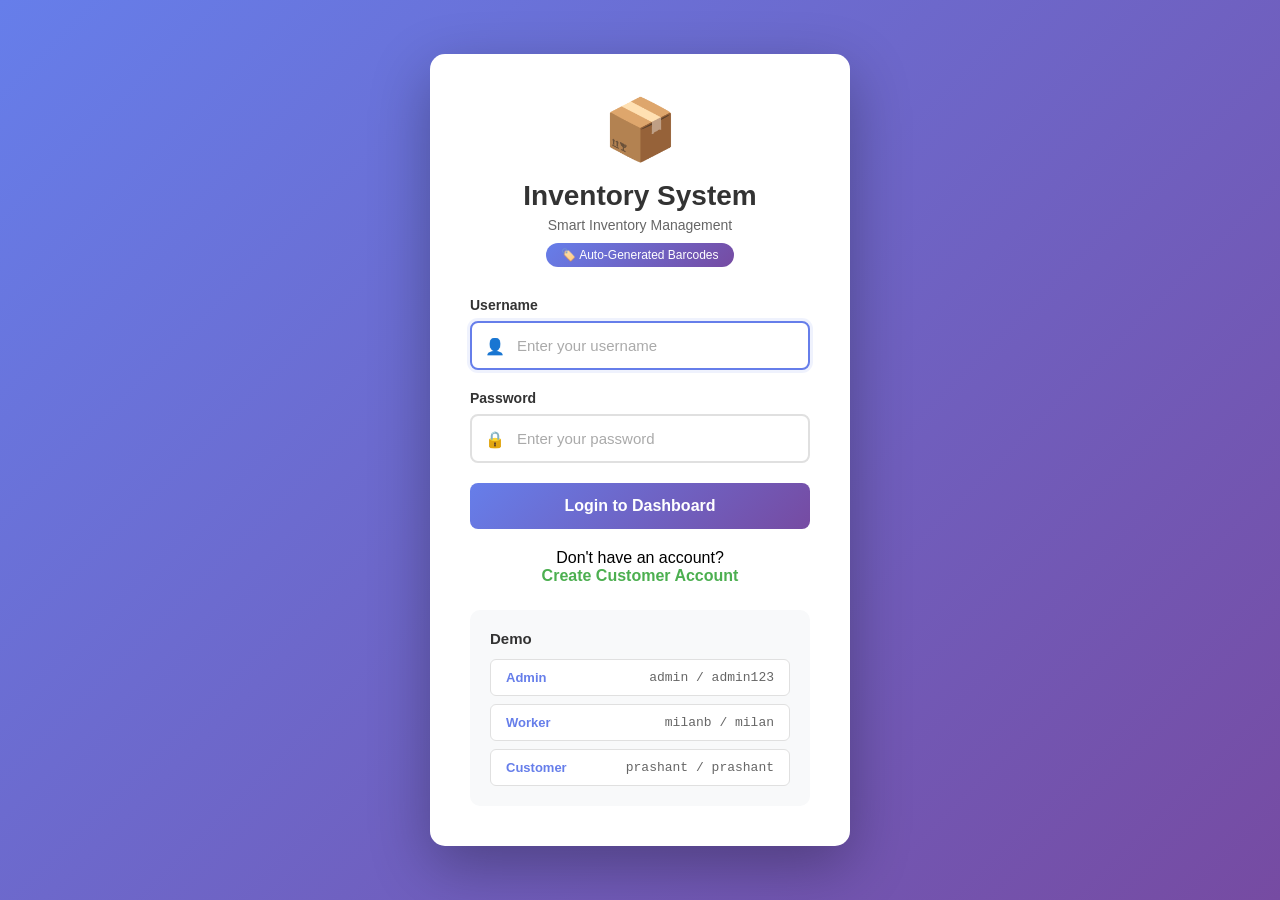
<file: frontend/index.html>
<!DOCTYPE html>
<html lang="en">
<head>
    <meta charset="UTF-8">
    <meta name="viewport" content="width=device-width, initial-scale=1.0">
    <title>Login - Inventory Management System</title>
    <link rel="icon" href="data:image/svg+xml,<svg xmlns='http://www.w3.org/2000/svg' viewBox='0 0 100 100'><text y='.9em' font-size='90'>📦</text></svg>">
    <style>
        * {
            margin: 0;
            padding: 0;
            box-sizing: border-box;
        }

        body {
            font-family: 'Segoe UI', Tahoma, Geneva, Verdana, sans-serif;
            background: linear-gradient(135deg, #667eea 0%, #764ba2 100%);
            min-height: 100vh;
            display: flex;
            justify-content: center;
            align-items: center;
            padding: 20px;
        }

        .login-container {
            background: white;
            padding: 40px;
            border-radius: 15px;
            box-shadow: 0 20px 60px rgba(0, 0, 0, 0.3);
            width: 100%;
            max-width: 420px;
            animation: slideUp 0.5s ease;
        }

        @keyframes slideUp {
            from {
                opacity: 0;
                transform: translateY(30px);
            }
            to {
                opacity: 1;
                transform: translateY(0);
            }
        }

        .logo-container {
            text-align: center;
            margin-bottom: 30px;
        }

        .logo-icon {
            font-size: 60px;
            margin-bottom: 15px;
            animation: bounce 2s infinite;
        }

        @keyframes bounce {
            0%, 100% { transform: translateY(0); }
            50% { transform: translateY(-10px); }
        }

        .logo-container h1 {
            color: #333;
            font-size: 28px;
            margin-bottom: 5px;
        }

        .logo-container p {
            color: #666;
            font-size: 14px;
        }

        .badge {
            background: linear-gradient(135deg, #667eea 0%, #764ba2 100%);
            color: white;
            padding: 5px 15px;
            border-radius: 20px;
            font-size: 12px;
            display: inline-block;
            margin-top: 10px;
        }

        .alert {
            padding: 12px 15px;
            border-radius: 8px;
            margin-bottom: 20px;
            font-size: 14px;
            display: none;
        }

        .alert.show {
            display: block;
            animation: slideIn 0.3s ease;
        }

        @keyframes slideIn {
            from {
                opacity: 0;
                transform: translateX(-20px);
            }
            to {
                opacity: 1;
                transform: translateX(0);
            }
        }

        .alert-danger {
            background-color: #fee;
            color: #c33;
            border-left: 4px solid #c33;
        }

        .alert-success {
            background-color: #efe;
            color: #3c3;
            border-left: 4px solid #3c3;
        }

        .form-group {
            margin-bottom: 20px;
        }

        .form-group label {
            display: block;
            color: #333;
            font-weight: 600;
            margin-bottom: 8px;
            font-size: 14px;
        }

        .input-wrapper {
            position: relative;
        }

        .input-icon {
            position: absolute;
            left: 15px;
            top: 50%;
            transform: translateY(-50%);
            color: #999;
        }

        .form-group input {
            width: 100%;
            padding: 14px 15px 14px 45px;
            border: 2px solid #e0e0e0;
            border-radius: 8px;
            font-size: 15px;
            transition: all 0.3s;
        }

        .form-group input:focus {
            outline: none;
            border-color: #667eea;
            box-shadow: 0 0 0 3px rgba(102, 126, 234, 0.1);
        }

        .form-group input::placeholder {
            color: #aaa;
        }

        .login-btn {
            width: 100%;
            padding: 14px;
            background: linear-gradient(135deg, #667eea 0%, #764ba2 100%);
            color: white;
            border: none;
            border-radius: 8px;
            font-size: 16px;
            font-weight: 600;
            cursor: pointer;
            transition: all 0.3s;
            display: flex;
            justify-content: center;
            align-items: center;
            gap: 10px;
        }

        .login-btn:hover {
            transform: translateY(-2px);
            box-shadow: 0 10px 20px rgba(102, 126, 234, 0.3);
        }

        .login-btn:active {
            transform: translateY(0);
        }

        .login-btn:disabled {
            opacity: 0.6;
            cursor: not-allowed;
        }

        .spinner {
            display: none;
            width: 20px;
            height: 20px;
            border: 3px solid rgba(255, 255, 255, 0.3);
            border-top-color: white;
            border-radius: 50%;
            animation: spin 0.8s linear infinite;
        }

        @keyframes spin {
            to { transform: rotate(360deg); }
        }

        .login-btn.loading .spinner {
            display: block;
        }

        .login-btn.loading .btn-text {
            display: none;
        }

        .demo-credentials {
            background: #f8f9fa;
            padding: 20px;
            border-radius: 10px;
            margin-top: 25px;
        }

        .demo-credentials h4 {
            color: #333;
            font-size: 15px;
            margin-bottom: 12px;
            display: flex;
            align-items: center;
            gap: 8px;
        }

        .demo-item {
            background: white;
            padding: 10px 15px;
            border-radius: 6px;
            margin-bottom: 8px;
            display: flex;
            justify-content: space-between;
            align-items: center;
            font-size: 13px;
            border: 1px solid #e0e0e0;
        }

        .demo-item:last-child {
            margin-bottom: 0;
        }

        .demo-role {
            font-weight: 600;
            color: #667eea;
        }

        .demo-creds {
            color: #666;
            font-family: 'Courier New', monospace;
        }

    </style>
</head>
<body>
    <div class="login-container">
        <div class="logo-container">
            <div class="logo-icon">📦</div>
            <h1>Inventory System</h1>
            <p>Smart Inventory Management</p>
            <span class="badge">🏷️ Auto-Generated Barcodes</span>
        </div>

        <div id="alertContainer"></div>

        <form id="loginForm">
            <div class="form-group">
                <label for="username">Username</label>
                <div class="input-wrapper">
                    <span class="input-icon">👤</span>
                    <input 
                        type="text" 
                        id="username" 
                        name="username" 
                        placeholder="Enter your username"
                        required 
                        autofocus
                    >
                </div>
            </div>

            <div class="form-group">
                <label for="password">Password</label>
                <div class="input-wrapper">
                    <span class="input-icon">🔒</span>
                    <input 
                        type="password" 
                        id="password" 
                        name="password" 
                        placeholder="Enter your password"
                        required
                    >
                </div>
            </div>

            <button type="submit" class="login-btn" id="loginBtn">
                <div class="spinner"></div>
                <span class="btn-text">Login to Dashboard</span>
            </button>
        </form>
        <div class="signup-section" style="text-align: center; margin-top: 20px;">
            <p>Don't have an account?</p>
            <a href="customer-signup.html" class="btn-signup-link" 
            style="color: #4CAF50; text-decoration: none; font-weight: bold;">
                Create Customer Account
            </a>
        </div>

        <div class="demo-credentials">
            <h4> Demo </h4>
            <div class="demo-item">
                <span class="demo-role">Admin</span>
                <span class="demo-creds">admin / admin123</span>
            </div>
            <div class="demo-item">
                <span class="demo-role">Worker</span>
                <span class="demo-creds">milanb / milan</span>
            </div>
            <div class="demo-item">
                <span class="demo-role">Customer</span>
                <span class="demo-creds">prashant / prashant</span>
            </div>
        </div>
    </div>


    <script>
        const API_URL = 'http://127.0.0.1:8000/api';

        const loginForm = document.getElementById('loginForm');
        const loginBtn = document.getElementById('loginBtn');
        const usernameInput = document.getElementById('username');
        const passwordInput = document.getElementById('password');

        // Check if already logged in
        if (localStorage.getItem('token')) {
            window.location.href = 'dashboard.html';
        }

        loginForm.addEventListener('submit', async (e) => {
            e.preventDefault();

            const username = usernameInput.value.trim();
            const password = passwordInput.value;

            if (!username || !password) {
                showAlert('Please enter both username and password', 'danger');
                return;
            }

            // Show loading state
            loginBtn.classList.add('loading');
            loginBtn.disabled = true;

            try {
                const response = await fetch(`${API_URL}/auth/login/`, {
                    method: 'POST',
                    headers: {
                        'Content-Type': 'application/json',
                    },
                    body: JSON.stringify({ username, password })
                });

                const data = await response.json();

                if (response.ok && data.success) {
                    // Save token and user info
                    localStorage.setItem('token', data.token);
                    localStorage.setItem('user', JSON.stringify(data.user));

                    showAlert('✓ Login successful! Redirecting...', 'success');

                    // Redirect to dashboard
                    setTimeout(() => {
                        window.location.href = 'dashboard.html';
                    }, 1000);
                } else {
                    showAlert(data.error || '✗ Invalid username or password', 'danger');
                    loginBtn.classList.remove('loading');
                    loginBtn.disabled = false;
                }
            } catch (error) {
                console.error('Login error:', error);
                showAlert('✗ Connection error. Please ensure the server is running.', 'danger');
                loginBtn.classList.remove('loading');
                loginBtn.disabled = false;
            }
        });

        function showAlert(message, type) {
            const alertContainer = document.getElementById('alertContainer');
            alertContainer.innerHTML = `
                <div class="alert alert-${type} show">
                    ${message}
                </div>
            `;

            if (type === 'success') {
                setTimeout(() => {
                    const alert = alertContainer.querySelector('.alert');
                    if (alert) alert.classList.remove('show');
                }, 3000);
            }
        }

        // Add enter key support
        document.addEventListener('keypress', (e) => {
            if (e.key === 'Enter' && !loginBtn.disabled) {
                loginForm.dispatchEvent(new Event('submit'));
            }
        });
    </script>
</body>
</html>
</file>
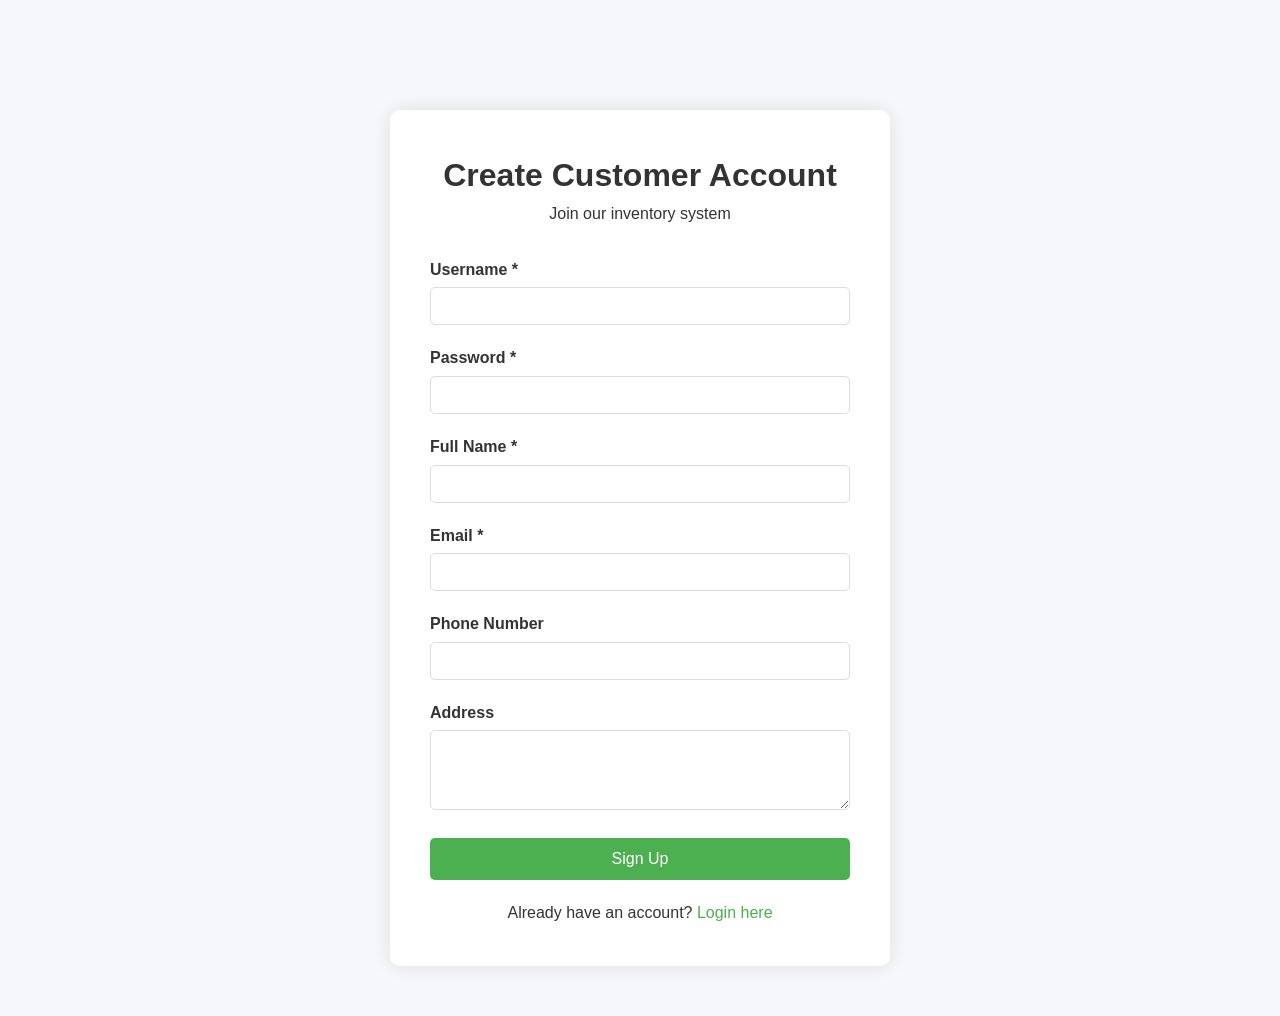
<file: frontend/customer-signup.html>
<!DOCTYPE html>
<html lang="en">
<head>
    <meta charset="UTF-8">
    <meta name="viewport" content="width=device-width, initial-scale=1.0">
    <title>Customer Sign Up - Inventory System</title>
    <link rel="icon" href="data:image/svg+xml,<svg xmlns='http://www.w3.org/2000/svg' viewBox='0 0 100 100'><text y='.9em' font-size='90'>📦</text></svg>">
    <link rel="stylesheet" href="css/styles.css">
    <style>
        .signup-container {
            max-width: 500px;
            margin: 50px auto;
            padding: 40px;
            background: white;
            border-radius: 10px;
            box-shadow: 0 0 20px rgba(0,0,0,0.1);
        }
        .signup-header {
            text-align: center;
            margin-bottom: 30px;
        }
        .form-group {
            margin-bottom: 20px;
        }
        .form-group label {
            display: block;
            margin-bottom: 5px;
            font-weight: bold;
            color: #333;
        }
        .form-group input,
        .form-group textarea {
            width: 100%;
            padding: 10px;
            border: 1px solid #ddd;
            border-radius: 5px;
            font-size: 14px;
        }
        .form-group textarea {
            resize: vertical;
            min-height: 80px;
        }
        .btn-signup {
            width: 100%;
            padding: 12px;
            background: #4CAF50;
            color: white;
            border: none;
            border-radius: 5px;
            font-size: 16px;
            cursor: pointer;
        }
        .btn-signup:hover {
            background: #45a049;
        }
        .error-message {
            color: red;
            font-size: 14px;
            margin-top: 5px;
        }
        .success-message {
            background: #d4edda;
            color: #155724;
            padding: 10px;
            border-radius: 5px;
            margin-bottom: 20px;
        }
        .login-link {
            text-align: center;
            margin-top: 20px;
        }
        .login-link a {
            color: #4CAF50;
            text-decoration: none;
        }
    </style>
</head>
<body>
    <div class="signup-container">
        <div class="signup-header">
            <h1>Create Customer Account</h1>
            <p>Join our inventory system</p>
        </div>
        
        <div id="successMessage" class="success-message" style="display: none;"></div>
        
        <form id="signupForm">
            <div class="form-group">
                <label for="username">Username *</label>
                <input type="text" id="username" required>
                <div id="usernameError" class="error-message"></div>
            </div>
            
            <div class="form-group">
                <label for="password">Password *</label>
                <input type="password" id="password" required minlength="6">
                <div id="passwordError" class="error-message"></div>
            </div>
            
            <div class="form-group">
                <label for="customer_name">Full Name *</label>
                <input type="text" id="customer_name" required>
            </div>
            
            <div class="form-group">
                <label for="email">Email *</label>
                <input type="email" id="email" required>
                <div id="emailError" class="error-message"></div>
            </div>
            
            <div class="form-group">
                <label for="phone">Phone Number</label>
                <input type="tel" id="phone">
            </div>
            
            <div class="form-group">
                <label for="address">Address</label>
                <textarea id="address"></textarea>
            </div>
            
            <button type="submit" class="btn-signup">Sign Up</button>
        </form>
        
        <div class="login-link">
            Already have an account? <a href="index.html">Login here</a>
        </div>
    </div>

    <script>
        const API_URL = 'http://127.0.0.1:8000/api';
        
        document.getElementById('signupForm').addEventListener('submit', async (e) => {
            e.preventDefault();
            
            // Clear previous errors
            document.getElementById('usernameError').textContent = '';
            document.getElementById('emailError').textContent = '';
            document.getElementById('passwordError').textContent = '';
            
            const data = {
                username: document.getElementById('username').value,
                password: document.getElementById('password').value,
                customer_name: document.getElementById('customer_name').value,
                email: document.getElementById('email').value,
                phone: document.getElementById('phone').value,
                address: document.getElementById('address').value
            };
            
            try {
                const response = await fetch(`${API_URL}/auth/customer-register/`, {
                    method: 'POST',
                    headers: {
                        'Content-Type': 'application/json'
                    },
                    body: JSON.stringify(data)
                });
                
                const result = await response.json();
                
                if (result.success) {
                    // Show success message
                    const successMsg = document.getElementById('successMessage');
                    successMsg.textContent = result.message;
                    successMsg.style.display = 'block';
                    
                    // Reset form
                    document.getElementById('signupForm').reset();
                    
                    // Redirect to login after 2 seconds
                    setTimeout(() => {
                        window.location.href = 'index.html';
                    }, 2000);
                } else {
                    // Show error messages
                    if (result.error.includes('Username')) {
                        document.getElementById('usernameError').textContent = result.error;
                    } else if (result.error.includes('Email')) {
                        document.getElementById('emailError').textContent = result.error;
                    } else {
                        alert(result.error);
                    }
                }
            } catch (error) {
                console.error('Error:', error);
                alert('Registration failed. Please try again.');
            }
        });
    </script>
</body>
</html>
</file>
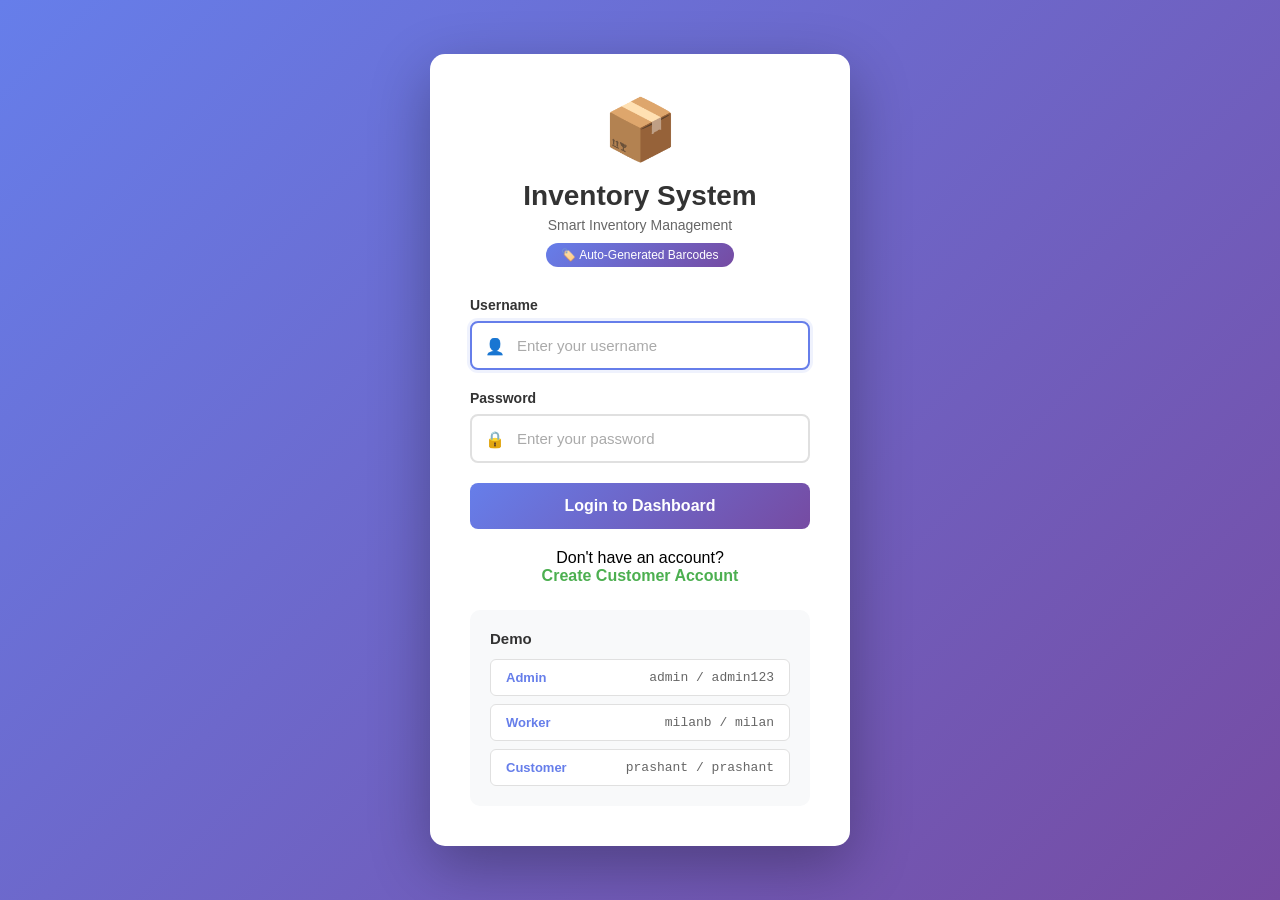
<file: frontend/dashboard.html>
<!DOCTYPE html>
<html lang="en">
<head>
    <meta charset="UTF-8">
    <meta name="viewport" content="width=device-width, initial-scale=1.0">
    <title>Dashboard - Inventory Management</title>
    <link rel="icon" href="data:image/svg+xml,<svg xmlns='http://www.w3.org/2000/svg' viewBox='0 0 100 100'><text y='.9em' font-size='90'>📦</text></svg>">
    <link rel="stylesheet" href="css/styles.css">
    <style>
        /* Additional dashboard-specific styles */
        .product-sale-item {
            display: flex;
            justify-content: space-between;
            padding: 10px;
            border-bottom: 1px solid #eee;
        }
        
        .sale-item strong {
            color: #333;
        }
        
        .today-sales-section,
        .profit-loss-section,
        .expenses-section,
        .top-products-section,
        .alerts-section {
            background: white;
            padding: 20px;
            margin: 20px 0;
            border-radius: 8px;
            box-shadow: 0 2px 4px rgba(0,0,0,0.1);
        }
        
        .today-sales-section h2,
        .profit-loss-section h2,
        .expenses-section h2,
        .top-products-section h2,
        .alerts-section h2 {
            margin-bottom: 15px;
            color: #2c3e50;
        }
    </style>
</head>
<body>
    <!-- Header -->
    <header class="header">
        <div class="header-left">
            <div class="logo">📦 Inventory System</div>
        </div>
        <div class="header-right">
            <span class="user-info" id="userInfo">Loading...</span>
            <button class="btn btn-logout" onclick="logout()">Logout</button>
        </div>
    </header>

    <!-- Main Container -->
    <div class="main-container">
        <!-- Sidebar -->
        <nav class="sidebar">
            <ul class="nav-menu">
                <li class="nav-item active" data-page="dashboard">
                    <span class="nav-icon">📊</span>
                    <span class="nav-text">Dashboard</span>
                </li>
                <li class="nav-item" data-page="products">
                    <span class="nav-icon">📦</span>
                    <span class="nav-text">Products</span>
                </li>
                <li class="nav-item" data-page="sales">
                    <span class="nav-icon">💰</span>
                    <span class="nav-text">Sales</span>
                </li>
                <li class="nav-item" data-page="employees">
                    <span class="nav-icon">👥</span>
                    <span class="nav-text">Employees</span>
                </li>
                <li class="nav-item" data-page="customers">
                    <span class="nav-icon">👤</span>
                    <span class="nav-text">Customers</span>
                </li>
                <li class="nav-item" data-page="expenses">
                    <span class="nav-icon">💸</span>
                    <span class="nav-text">Expenses</span>
                </li>
                <li class="nav-item" data-page="reports">
                    <span class="nav-icon">📈</span>
                    <span class="nav-text">Reports</span>
                </li>
                <li class="nav-item" data-page="alerts">
                    <span class="nav-icon">🔔</span>
                    <span class="nav-text">Alerts</span>
                    <span class="badge" id="alertBadge">0</span>
                </li>
            </ul>
        </nav>

        <!-- Content Area -->
        <main class="content">
            <!-- Dashboard View -->
            <div class="content-view active" id="dashboardView">
                <h1 class="page-title">Dashboard Overview</h1>
                
                <!-- Stats Grid -->
                <div class="stats-grid" id="statsGrid">
                    <div class="stat-card">
                        <div class="stat-icon">📦</div>
                        <div class="stat-content">
                            <div class="stat-value">0</div>
                            <div class="stat-label">Total Products</div>
                        </div>
                    </div>
                    <div class="stat-card">
                        <div class="stat-icon">⚠️</div>
                        <div class="stat-content">
                            <div class="stat-value">0</div>
                            <div class="stat-label">Low Stock</div>
                        </div>
                    </div>
                    <div class="stat-card">
                        <div class="stat-icon">💰</div>
                        <div class="stat-content">
                            <div class="stat-value">₹0</div>
                            <div class="stat-label">Today's Sales</div>
                        </div>
                    </div>
                    <div class="stat-card">
                        <div class="stat-icon">📊</div>
                        <div class="stat-content">
                            <div class="stat-value">₹0</div>
                            <div class="stat-label">Monthly Revenue</div>
                        </div>
                    </div>
                </div>

                <!-- Today's Sales Section -->
                <div class="today-sales-section">
                    <h2>📅 Today's Sales</h2>
                    <div class="sales-summary">
                        <div class="stat-card">
                            <h3 id="todayRevenue">₹0</h3>
                            <p>Today's Revenue</p>
                        </div>
                        <div class="stat-card">
                            <h3 id="todaySalesCount">0</h3>
                            <p>Sales Count</p>
                        </div>
                    </div>
                    
                    <div class="today-products-list">
                        <h3>Products Sold Today</h3>
                        <div id="todayProductsList">
                            <p class="text-center">Loading...</p>
                        </div>
                    </div>
                </div>

                <!-- Profit/Loss Section -->
                <div class="profit-loss-section">
                    <h2>💹 Profit/Loss</h2>
                    <div class="profit-display">
                        <h3 id="profitAmount">₹0</h3>
                        <p id="profitPercentage">0%</p>
                        <span id="profitStatus" class="status-badge">Calculating...</span>
                    </div>
                </div>

                <!-- Total Expenses Display -->
                <div class="expenses-section">
                    <h2>💸 Total Expenses</h2>
                    <h3 id="totalExpenses">₹0</h3>
                </div>

                <!-- Expense Summary Tracking -->
                <div id="expenseSummary">
                    <div class="expense-summary">
                        <p class="text-center">Loading expense summary...</p>
                    </div>
                </div>

                <!-- Top Selling Products -->
                <div class="top-products-section">
                    <h2>🏆 Top 2 Selling Products</h2>
                    <div id="topProductsList">
                        <p class="text-center">Loading...</p>
                    </div>
                </div>

                <!-- Low Stock Alerts -->
                <div class="alerts-section">
                    <h2>⚠️ Stock Alerts</h2>
                    <div id="lowStockAlerts">
                        <p class="text-center">Loading...</p>
                    </div>
                </div>

                <!-- Barcode Feature Highlight -->
                <!-- <div class="feature-highlight">
                    <div class="feature-content">
                        <h2>🏷️ Auto-Generated Barcodes</h2>
                        <p>This system automatically generates unique barcodes for every product!</p>
                        <div class="barcode-example">
                            <div class="barcode-display">LAPTOP1234</div>
                            <div class="barcode-format">Format: ProductName + 4 Random Digits</div>
                        </div>
                    </div>
                </div> -->

                <!-- Recent Activity -->
                <div class="card-grid">
                    <div class="card">
                        <div class="card-header">
                            <h3>Recent Sales</h3>
                        </div>
                        <div class="card-body" id="recentSales">
                            <div class="loading">Loading...</div>
                        </div>
                    </div>

                    <div class="card">
                        <div class="card-header">
                            <h3>Low Stock Products</h3>
                        </div>
                        <div class="card-body" id="lowStockProducts">
                            <div class="loading">Loading...</div>
                        </div>
                    </div>
                </div>
            </div>

            <!-- Products View -->
            <div class="content-view" id="productsView">
                <div class="page-header">
                    <h1 class="page-title">Product Management</h1>
                    <button class="btn btn-primary" id="addProductBtn" onclick="showAddProductModal()">
                        ➕ Add New Product
                    </button>
                </div>
                <div class="search-container" style="margin-bottom: 20px;">
                    <input type="text" id="productSearch" placeholder="🔍 Search by barcode or product name..." 
                           onkeyup="filterProducts(document.getElementById('productSearch').value)"
                           style="width: 100%; padding: 10px; border: 1px solid #ddd; border-radius: 4px;">
                </div>
                <div class="table-container" id="productsTable">
                    <div class="loading">Loading products...</div>
                </div>
            </div>

            <!-- Sales View -->
            <div class="content-view" id="salesView">
                <div class="page-header">
                    <h1 class="page-title">Sales Management</h1>
                    <div>
                        <button class="btn btn-secondary" onclick="showBarcodeScanner()">
                            🏷️ Scan Barcode
                        </button>
                        <button class="btn btn-primary" onclick="showAddSaleModal()">
                            💰 New Sale
                        </button>
                    </div>
                </div>
                
                <!-- Scanner Container -->
                <div id="scannerContainer"></div>
                
                <div class="table-container" id="salesTable">
                    <div class="loading">Loading sales...</div>
                </div>
            </div>

            <!-- Employees View -->
            <div class="content-view" id="employeesView">
                <div class="page-header">
                    <h1 class="page-title">Employee Management</h1>
                    <button class="btn btn-primary" onclick="showAddEmployeeModal()">
                        ➕ Add New Employee
                    </button>
                </div>
                <div class="table-container" id="employeesTable">
                    <div class="loading">Loading employees...</div>
                </div>
            </div>

            <!-- Customers View -->
            <div class="content-view" id="customersView">
                <h1 class="page-title">Customer Management</h1>
                <div class="table-container" id="customersTable">
                    <p>Customer management interface - To be implemented</p>
                </div>
            </div>

            <!-- Expenses View -->
            <div class="content-view" id="expensesView">
                <div class="page-header">
                    <h1 class="page-title">Expense Tracking</h1>
                    <button class="btn btn-primary" onclick="showAddExpenseModal()">
                        ➕ Add New Expense
                    </button>
                </div>
                <div id="expenseSummary" style="margin-bottom: 20px;"></div>
                <div class="table-container" id="expensesTable">
                    <p>Loading expenses...</p>
                </div>
            </div>

            <!-- Reports View -->
            <div class="content-view" id="reportsView">
                <h1 class="page-title">Reports & Analytics</h1>
                <div id="profitLossReport"></div>
                <div id="inventoryReport"></div>
                <div id="salesTrendReport"></div>
            </div>

            <!-- Alerts View -->
            <div class="content-view" id="alertsView">
                <h1 class="page-title">Alerts & Notifications</h1>
                <div id="alertsList">
                    <div class="loading">Loading alerts...</div>
                </div>
            </div>
        </main>
    </div>

    <!-- Modal Container -->
    <div id="modalContainer"></div>

    <!-- Scripts -->
    <script src="js/api.js"></script>
    <script src="js/auth.js"></script>
    <script src="js/ui.js"></script>
    <script src="js/dashboard.js"></script>
    <script src="js/products.js"></script>
    <script src="js/customer-purchase.js"></script>
    <script src="js/sales.js"></script>
    <script src="js/employees.js"></script>
    <script src="js/customers.js"></script>
    <script src="js/alerts.js"></script>
    <script src="js/expenses.js"></script>
    <script src="js/reports_new.js"></script>

    <script>
        // Check authentication on page load
        document.addEventListener('DOMContentLoaded', () => {
            // Check if user is logged in
            const token = localStorage.getItem('token');
            const user = localStorage.getItem('user');
            
            if (!token || !user) {
                window.location.href = 'index.html';
                return;
            }
            
            // Display user info
            try {
                const userData = JSON.parse(user);
                const userInfoEl = document.getElementById('userInfo');
                if (userInfoEl) {
                    userInfoEl.textContent = `${userData.username} (${userData.role})`;
                }
            } catch (e) {
                console.error('Error parsing user data:', e);
            }
        });
    </script>
</body>
</html>
</file>
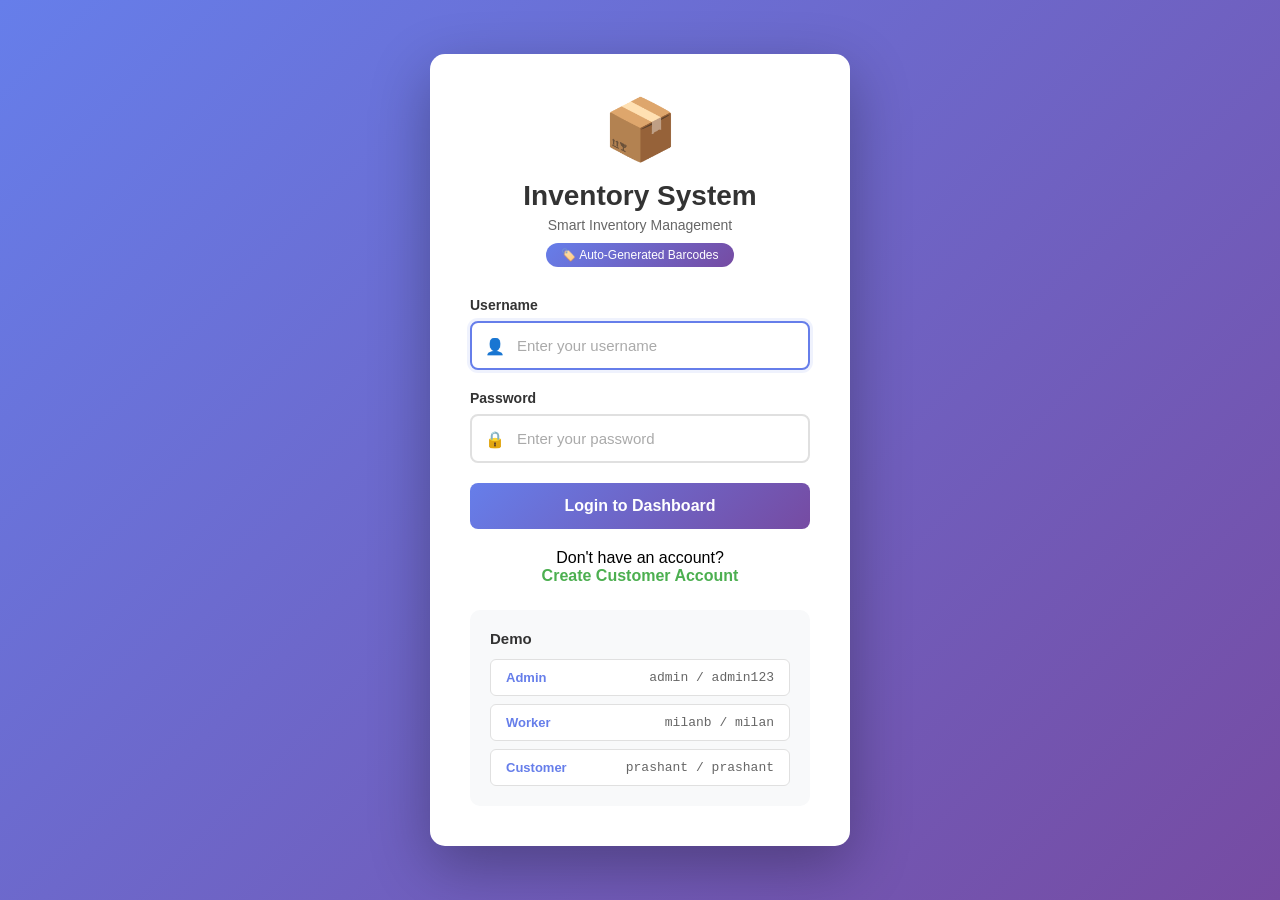
<file: frontend/debug.html>
<!DOCTYPE html>
<html lang="en">
<head>
    <meta charset="UTF-8">
    <meta name="viewport" content="width=device-width, initial-scale=1.0">
    <title>Debug API Calls</title>
    <style>
        body {
            font-family: Arial, sans-serif;
            padding: 20px;
            background: #f5f5f5;
        }
        .container {
            max-width: 1200px;
            margin: 0 auto;
            background: white;
            padding: 20px;
            border-radius: 8px;
            box-shadow: 0 2px 4px rgba(0,0,0,0.1);
        }
        .test-section {
            margin: 20px 0;
            padding: 15px;
            border: 1px solid #ddd;
            border-radius: 4px;
        }
        .test-section h3 {
            margin-top: 0;
            color: #667eea;
        }
        button {
            background: #667eea;
            color: white;
            padding: 10px 20px;
            border: none;
            border-radius: 4px;
            cursor: pointer;
            margin: 5px 5px 5px 0;
        }
        button:hover {
            background: #764ba2;
        }
        .output {
            background: #f9f9f9;
            padding: 10px;
            border-radius: 4px;
            margin-top: 10px;
            max-height: 300px;
            overflow-y: auto;
            border: 1px solid #ddd;
            font-family: monospace;
            font-size: 12px;
        }
        .success {
            color: green;
        }
        .error {
            color: red;
        }
        .info {
            color: #667eea;
        }
    </style>
</head>
<body>
    <div class="container">
        <h1>🔧 API Debug Tool</h1>
        
        <div class="test-section">
            <h3>Backend Status</h3>
            <button onclick="testBackend()">Test Backend Connection</button>
            <div id="backendOutput" class="output"></div>
        </div>

        <div class="test-section">
            <h3>Authentication</h3>
            <button onclick="checkAuth()">Check Auth</button>
            <button onclick="testAuthHeaders()">Test Auth Headers</button>
            <div id="authOutput" class="output"></div>
        </div>

        <div class="test-section">
            <h3>API Endpoints</h3>
            <button onclick="testAlerts()">Test Alerts API</button>
            <button onclick="testExpenses()">Test Expenses API</button>
            <button onclick="testReports()">Test Reports API</button>
            <div id="apiOutput" class="output"></div>
        </div>

        <div class="test-section">
            <h3>Console Logs</h3>
            <button onclick="clearConsole()">Clear</button>
            <div id="consoleOutput" class="output"></div>
        </div>
    </div>

    <script src="js/api.js"></script>
    <script src="js/auth.js"></script>
    <script src="js/dashboard.js"></script>

    <script>
        // Capture console logs
        const originalLog = console.log;
        const originalError = console.error;
        const consoleLogs = [];

        console.log = function(...args) {
            originalLog(...args);
            consoleLogs.push('✓ ' + args.join(' '));
            updateConsoleDisplay();
        };

        console.error = function(...args) {
            originalError(...args);
            consoleLogs.push('✗ ' + args.join(' '));
            updateConsoleDisplay();
        };

        function updateConsoleDisplay() {
            const consoleOutput = document.getElementById('consoleOutput');
            consoleOutput.innerHTML = consoleLogs.map(log => {
                const cls = log.includes('✗') ? 'error' : 'info';
                return `<div class="${cls}">${escapeHtml(log)}</div>`;
            }).join('');
            consoleOutput.scrollTop = consoleOutput.scrollHeight;
        }

        function escapeHtml(text) {
            const map = {
                '&': '&amp;',
                '<': '&lt;',
                '>': '&gt;',
                '"': '&quot;',
                "'": '&#039;'
            };
            return text.replace(/[&<>"']/g, m => map[m]);
        }

        function log(elementId, message, type = 'info') {
            const output = document.getElementById(elementId);
            const html = `<div class="${type}">${escapeHtml(message)}</div>`;
            output.innerHTML += html;
            output.scrollTop = output.scrollHeight;
        }

        function clear(elementId) {
            document.getElementById(elementId).innerHTML = '';
        }

        function clearConsole() {
            consoleLogs.length = 0;
            updateConsoleDisplay();
        }

        async function testBackend() {
            clear('backendOutput');
            log('backendOutput', 'Testing backend connection...', 'info');
            
            try {
                const response = await fetch('http://127.0.0.1:8000/api/auth/me/', {
                    method: 'GET',
                    headers: {
                        'Content-Type': 'application/json'
                    }
                });
                
                log('backendOutput', `Backend Status: ${response.status}`, response.ok ? 'success' : 'error');
                log('backendOutput', `Backend URL: http://127.0.0.1:8000`, 'info');
                
                if (!response.ok) {
                    log('backendOutput', 'Note: This is expected if not authenticated. Check browser console for more details.', 'info');
                }
            } catch (error) {
                log('backendOutput', `❌ Connection Failed: ${error.message}`, 'error');
                log('backendOutput', 'Make sure Django backend is running on http://127.0.0.1:8000', 'info');
            }
        }

        function checkAuth() {
            clear('authOutput');
            const token = localStorage.getItem('token');
            const user = localStorage.getItem('user');
            
            log('authOutput', `Token: ${token ? '✓ Present' : '✗ Missing'}`, token ? 'success' : 'error');
            log('authOutput', `User: ${user ? '✓ Present' : '✗ Missing'}`, user ? 'success' : 'error');
            
            if (user) {
                try {
                    const userData = JSON.parse(user);
                    log('authOutput', `User Data: ${JSON.stringify(userData)}`, 'info');
                } catch (e) {
                    log('authOutput', `Error parsing user data: ${e.message}`, 'error');
                }
            }
        }

        function testAuthHeaders() {
            clear('authOutput');
            const headers = getAuthHeaders();
            log('authOutput', `Auth Headers: ${JSON.stringify(headers)}`, 'info');
        }

        async function testAlerts() {
            clear('apiOutput');
            log('apiOutput', 'Testing /api/alerts/...', 'info');
            
            try {
                const response = await fetch('http://127.0.0.1:8000/api/alerts/', {
                    method: 'GET',
                    headers: getAuthHeaders()
                });
                
                log('apiOutput', `Status: ${response.status}`, response.ok ? 'success' : 'error');
                const data = await response.json();
                log('apiOutput', `Response: ${JSON.stringify(data, null, 2)}`, response.ok ? 'success' : 'error');
            } catch (error) {
                log('apiOutput', `Error: ${error.message}`, 'error');
            }
        }

        async function testExpenses() {
            clear('apiOutput');
            log('apiOutput', 'Testing /api/expenses/...', 'info');
            
            try {
                const response = await fetch('http://127.0.0.1:8000/api/expenses/', {
                    method: 'GET',
                    headers: getAuthHeaders()
                });
                
                log('apiOutput', `Status: ${response.status}`, response.ok ? 'success' : 'error');
                const data = await response.json();
                log('apiOutput', `Response: ${JSON.stringify(data, null, 2)}`, response.ok ? 'success' : 'error');
            } catch (error) {
                log('apiOutput', `Error: ${error.message}`, 'error');
            }
        }

        async function testReports() {
            clear('apiOutput');
            log('apiOutput', 'Testing /api/reports/profit-loss/...', 'info');
            
            try {
                const response = await fetch('http://127.0.0.1:8000/api/reports/profit-loss/', {
                    method: 'GET',
                    headers: getAuthHeaders()
                });
                
                log('apiOutput', `Status: ${response.status}`, response.ok ? 'success' : 'error');
                const data = await response.json();
                log('apiOutput', `Response: ${JSON.stringify(data, null, 2)}`, response.ok ? 'success' : 'error');
            } catch (error) {
                log('apiOutput', `Error: ${error.message}`, 'error');
            }
        }

        // Initial check on load
        window.addEventListener('DOMContentLoaded', () => {
            log('consoleOutput', 'Debug tool loaded. Check each API endpoint below.', 'info');
        });
    </script>
</body>
</html>
</file>
<file: frontend/css/styles.css>
/* ================================
   COMPLETE INVENTORY SYSTEM STYLES
   Modern, Responsive, Beautiful UI
   ================================ */

/* ===== Reset & Base ===== */
* {
    margin: 0;
    padding: 0;
    box-sizing: border-box;
}

body {
    font-family: 'Segoe UI', Tahoma, Geneva, Verdana, sans-serif;
    background: #f5f7fa;
    color: #333;
    line-height: 1.6;
    padding-top: 60px;
}

/* ===== Header ===== */
.header {
    background: linear-gradient(135deg, #667eea 0%, #764ba2 100%);
    color: white;
    padding: 15px 30px;
    display: flex;
    justify-content: space-between;
    align-items: center;
    box-shadow: 0 2px 10px rgba(0, 0, 0, 0.1);
    position: fixed;
    top: 0;
    left: 0;
    right: 0;
    z-index: 999;
    height: 60px;
}

.logo {
    font-size: 20px;
    font-weight: bold;
}

.header-right {
    display: flex;
    align-items: center;
    gap: 20px;
}

.user-info {
    font-size: 14px;
}

/* ===== Main Container ===== */
.main-container {
    display: flex;
    min-height: calc(100vh - 60px);
}

/* ===== Sidebar ===== */
.sidebar {
    width: 250px;
    background: white;
    box-shadow: 2px 0 10px rgba(0, 0, 0, 0.05);
    padding: 20px 0;
}

.nav-menu {
    list-style: none;
}

.nav-item {
    padding: 15px 25px;
    cursor: pointer;
    transition: all 0.3s;
    display: flex;
    align-items: center;
    gap: 12px;
    position: relative;
}

.nav-item:hover {
    background: #f5f7fa;
}

.nav-item.active {
    background: linear-gradient(135deg, #667eea 0%, #764ba2 100%);
    color: white;
    border-left: 4px solid #764ba2;
}

.nav-icon {
    font-size: 20px;
}

.nav-text {
    font-size: 15px;
    font-weight: 500;
}

.badge {
    background: #ff4757;
    color: white;
    padding: 2px 8px;
    border-radius: 10px;
    font-size: 11px;
    margin-left: auto;
}

/* ===== Content Area ===== */
.content {
    flex: 1;
    padding: 30px;
    overflow-y: auto;
}

.content-view {
    display: none;
}

.content-view.active {
    display: block;
    animation: fadeIn 0.3s ease;
}

@keyframes fadeIn {
    from { opacity: 0; transform: translateY(10px); }
    to { opacity: 1; transform: translateY(0); }
}

.page-title {
    font-size: 28px;
    margin-bottom: 25px;
    color: #2c3e50;
}

.page-header {
    display: flex;
    justify-content: space-between;
    align-items: center;
    margin-bottom: 25px;
}

/* ===== Stats Grid ===== */
.stats-grid {
    display: grid;
    grid-template-columns: repeat(auto-fit, minmax(240px, 1fr));
    gap: 20px;
    margin-bottom: 30px;
}

.stat-card {
    background: white;
    padding: 25px;
    border-radius: 12px;
    box-shadow: 0 2px 10px rgba(0, 0, 0, 0.08);
    display: flex;
    gap: 20px;
    align-items: center;
    transition: transform 0.3s, box-shadow 0.3s;
}

.stat-card:hover {
    transform: translateY(-5px);
    box-shadow: 0 5px 20px rgba(0, 0, 0, 0.12);
}

.stat-icon {
    font-size: 40px;
}

.stat-value {
    font-size: 32px;
    font-weight: bold;
    color: #667eea;
}

.stat-label {
    font-size: 14px;
    color: #666;
    margin-top: 5px;
}

/* ===== Feature Highlight ===== */
.feature-highlight {
    background: linear-gradient(135deg, #667eea 0%, #764ba2 100%);
    color: white;
    padding: 40px;
    border-radius: 12px;
    margin-bottom: 30px;
    text-align: center;
}

.feature-highlight h2 {
    font-size: 28px;
    margin-bottom: 15px;
}

.barcode-example {
    margin-top: 25px;
}

.barcode-display {
    background: white;
    color: #333;
    padding: 20px 40px;
    border-radius: 8px;
    display: inline-block;
    font-family: 'Courier New', monospace;
    font-size: 32px;
    font-weight: bold;
    letter-spacing: 3px;
    margin-bottom: 10px;
}

.barcode-format {
    font-size: 14px;
    opacity: 0.9;
}

/* ===== Card Grid ===== */
.card-grid {
    display: grid;
    grid-template-columns: repeat(auto-fit, minmax(400px, 1fr));
    gap: 20px;
}

.card {
    background: white;
    border-radius: 12px;
    box-shadow: 0 2px 10px rgba(0, 0, 0, 0.08);
    overflow: hidden;
}

.card-header {
    padding: 20px;
    border-bottom: 1px solid #e0e0e0;
}

.card-header h3 {
    font-size: 18px;
    color: #2c3e50;
}

.card-body {
    padding: 20px;
}

/* ===== Table ===== */
.table-container {
    background: white;
    border-radius: 12px;
    box-shadow: 0 2px 10px rgba(0,0,0,0.08);
    max-height: 500px;
    overflow-y: auto;
}

table {
    width: 100%;
    border-collapse: collapse;
}

thead {
    background: #f8f9fa;
    position: sticky;
    top: 0;
    z-index: 10;
}

th {
    padding: 15px;
    text-align: left;
    font-weight: 600;
    color: #2c3e50;
    font-size: 14px;
    text-transform: uppercase;
    letter-spacing: 0.5px;
}

td {
    padding: 15px;
    border-top: 1px solid #e0e0e0;
}

tr:hover {
    background: #f8f9fa;
}

/* ===== Buttons ===== */
.btn {
    padding: 10px 20px;
    border: none;
    border-radius: 6px;
    font-size: 14px;
    font-weight: 600;
    cursor: pointer;
    transition: all 0.3s;
    display: inline-flex;
    align-items: center;
    gap: 8px;
}

.btn-primary {
    background: linear-gradient(135deg, #667eea 0%, #764ba2 100%);
    color: white;
}

.btn-primary:hover {
    transform: translateY(-2px);
    box-shadow: 0 5px 15px rgba(102, 126, 234, 0.3);
}

.btn-logout {
    background: rgba(255, 255, 255, 0.2);
    color: white;
    border: 2px solid white;
}

.btn-logout:hover {
    background: white;
    color: #667eea;
}

.btn-success {
    background: #2ecc71;
    color: white;
}

.btn-danger {
    background: #e74c3c;
    color: white;
}

.btn-secondary {
    background: #95a5a6;
    color: white;
}

.btn-sm {
    padding: 6px 12px;
    font-size: 12px;
}

/* ===== Loading ===== */
.loading {
    text-align: center;
    padding: 40px;
    color: #999;
}

/* ===== Modal ===== */
.modal {
    display: none;
    position: fixed;
    top: 0;
    left: 0;
    width: 100%;
    height: 100%;
    background: rgba(0, 0, 0, 0.5);
    z-index: 1000;
    justify-content: center;
    align-items: center;
}

.modal.active {
    display: flex;
}

.modal-content {
    background: white;
    padding: 30px;
    border-radius: 12px;
    max-width: 600px;
    width: 90%;
    max-height: 90vh;
    overflow-y: auto;
}

.modal-header {
    display: flex;
    justify-content: space-between;
    align-items: center;
    margin-bottom: 20px;
}

.modal-close {
    background: none;
    border: none;
    font-size: 28px;
    cursor: pointer;
    color: #999;
}

.modal-close:hover {
    color: #333;
}

/* ===== Form ===== */
.form-group {
    margin-bottom: 20px;
}

.form-group label {
    display: block;
    margin-bottom: 8px;
    font-weight: 600;
    color: #2c3e50;
}

.form-group input,
.form-group select,
.form-group textarea {
    width: 100%;
    padding: 10px 15px;
    border: 2px solid #e0e0e0;
    border-radius: 6px;
    font-size: 14px;
    transition: border-color 0.3s;
}

.form-group input:focus,
.form-group select:focus,
.form-group textarea:focus {
    outline: none;
    border-color: #667eea;
}

/* ===== Responsive ===== */
@media (max-width: 768px) {
    .main-container {
        flex-direction: column;
    }

    .sidebar {
        width: 100%;
        order: 2;
    }

    .content {
        order: 1;
    }

    .stats-grid,
    .card-grid {
        grid-template-columns: 1fr;
    }

    .page-header {
        flex-direction: column;
        align-items: flex-start;
        gap: 15px;
    }
}

/* ===== Utilities ===== */
.text-center {
    text-align: center;
}

.mt-20 {
    margin-top: 20px;
}

.mb-20 {
    margin-bottom: 20px;
}

.hidden {
    display: none;
}


/* Discount Badge */
.discount-badge {
    background: #ff4444;
    color: white;
    padding: 2px 8px;
    border-radius: 3px;
    font-size: 12px;
    font-weight: bold;
    margin-left: 5px;
}

.original-price s {
    color: #999;
    font-size: 14px;
}

.discount-price {
    color: #ff4444;
    font-size: 20px;
    font-weight: bold;
}

.savings {
    color: #4CAF50;
    font-size: 12px;
}

/* Rupee Symbol Styling */
.currency {
    font-family: Arial, sans-serif;
}

/* Today's Sales */
.today-sales-section {
    margin: 20px 0;
}

.sales-summary {
    display: grid;
    grid-template-columns: repeat(auto-fit, minmax(200px, 1fr));
    gap: 20px;
}

.stat-card {
    background: white;
    padding: 20px;
    border-radius: 8px;
    box-shadow: 0 2px 4px rgba(0,0,0,0.1);
    text-align: center;
}

.stat-card h3 {
    color: #4CAF50;
    font-size: 28px;
    margin: 0;
}

/* Profit/Loss Display */
.profit-display {
    text-align: center;
    padding: 20px;
    background: white;
    border-radius: 8px;
}

.status-badge {
    display: inline-block;
    padding: 5px 15px;
    border-radius: 20px;
    font-size: 14px;
}

/* Top Products */
.top-product-card {
    background: white;
    padding: 15px;
    margin: 10px 0;
    border-radius: 8px;
    border-left: 4px solid #4CAF50;
}

.top-product-card .rank {
    font-size: 24px;
    font-weight: bold;
    color: #FFD700;
}

/* Alert Items */
.alert-item {
    padding: 10px;
    margin: 5px 0;
    border-radius: 5px;
    display: flex;
    justify-content: space-between;
}

.alert-item.out-of-stock {
    background: #f8d7da;
    border-left: 4px solid #dc3545;
}

.alert-item.low-stock {
    background: #fff3cd;
    border-left: 4px solid #ffc107;
}

.badge-danger {
    background: #dc3545;
    color: white;
    padding: 2px 8px;
    border-radius: 3px;
    font-size: 12px;
}

/* Barcode Scanner */
.barcode-scanner {
    padding: 20px;
    background: white;
    border-radius: 8px;
    margin: 20px 0;
}

.barcode-scanner input {
    width: 70%;
    padding: 10px;
    font-size: 16px;
    border: 2px solid #ddd;
    border-radius: 5px;
}

.scanned-product {
    margin-top: 20px;
    padding: 15px;
    background: #f0f0f0;
    border-radius: 5px;
}

.recommendation {
    padding: 10px;
    background: white;
    margin: 5px 0;
    border-radius: 5px;
    display: flex;
    justify-content: space-between;
}
</file>
